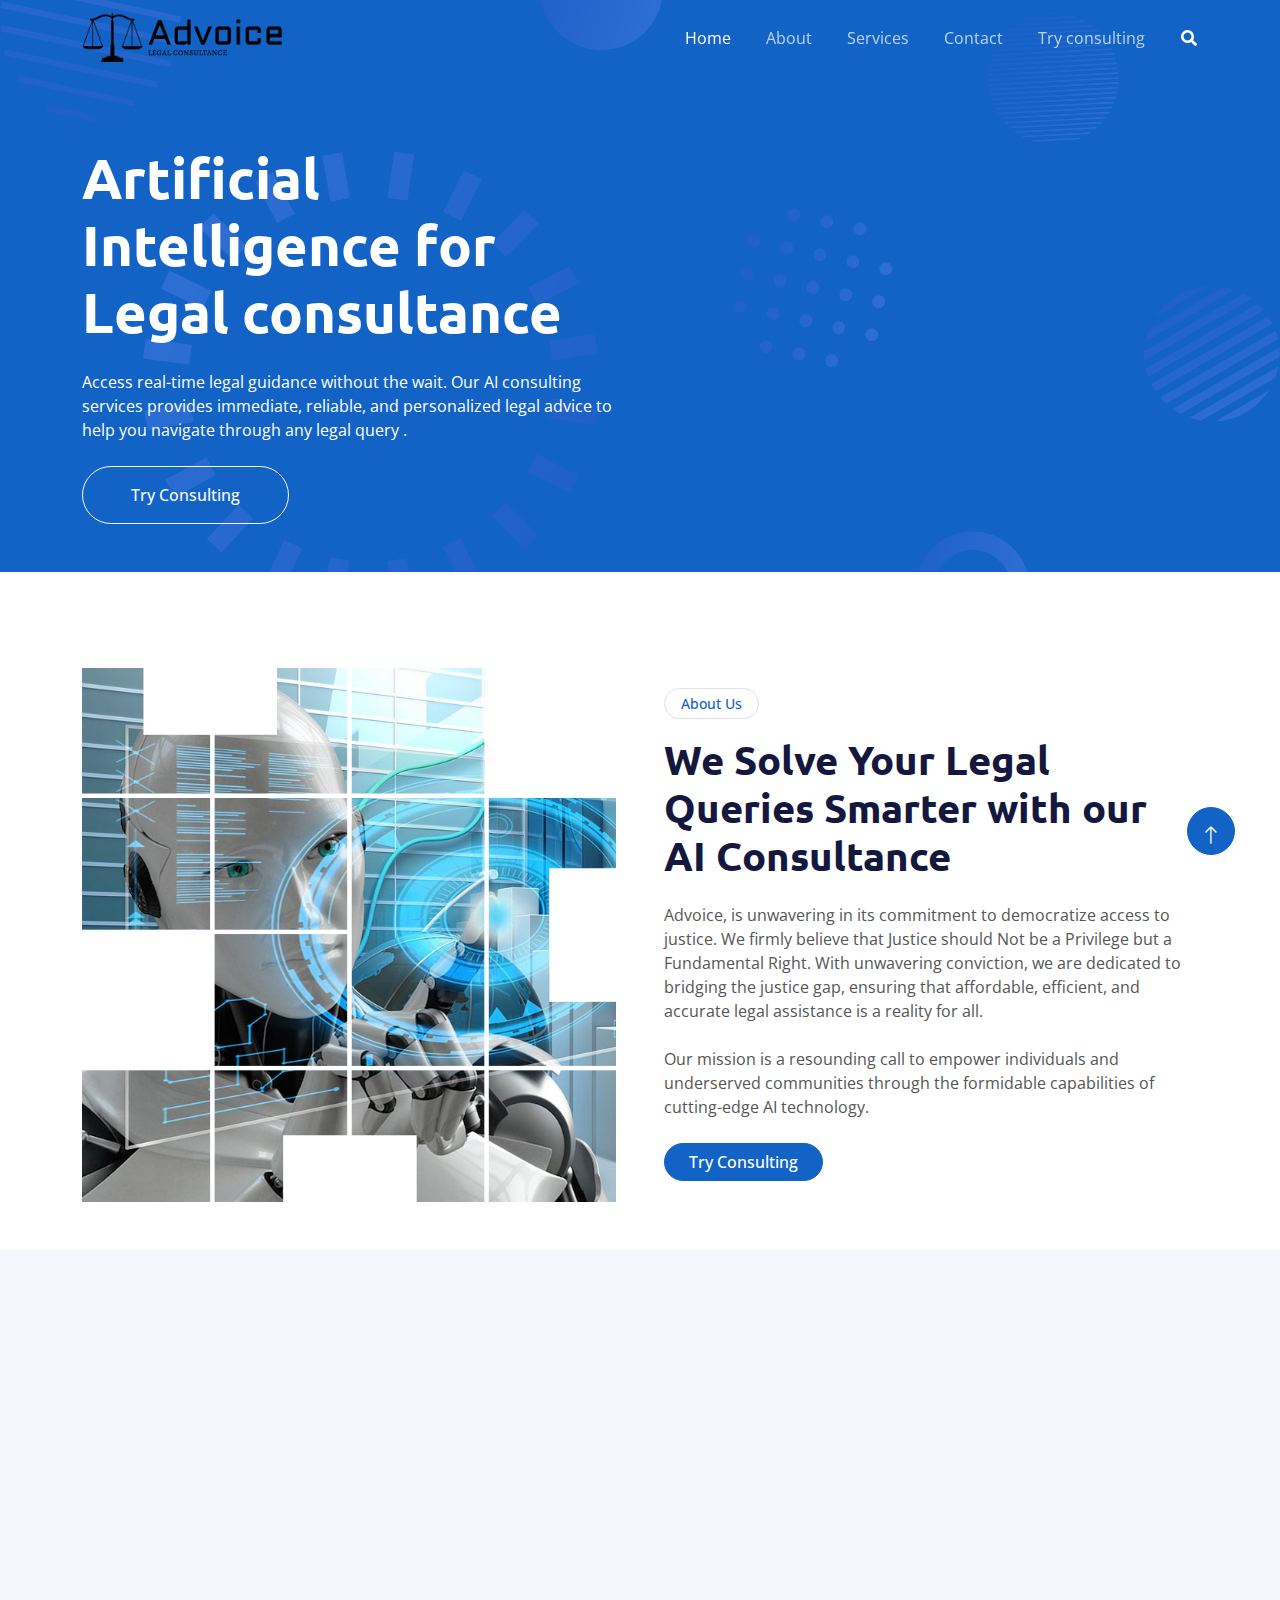
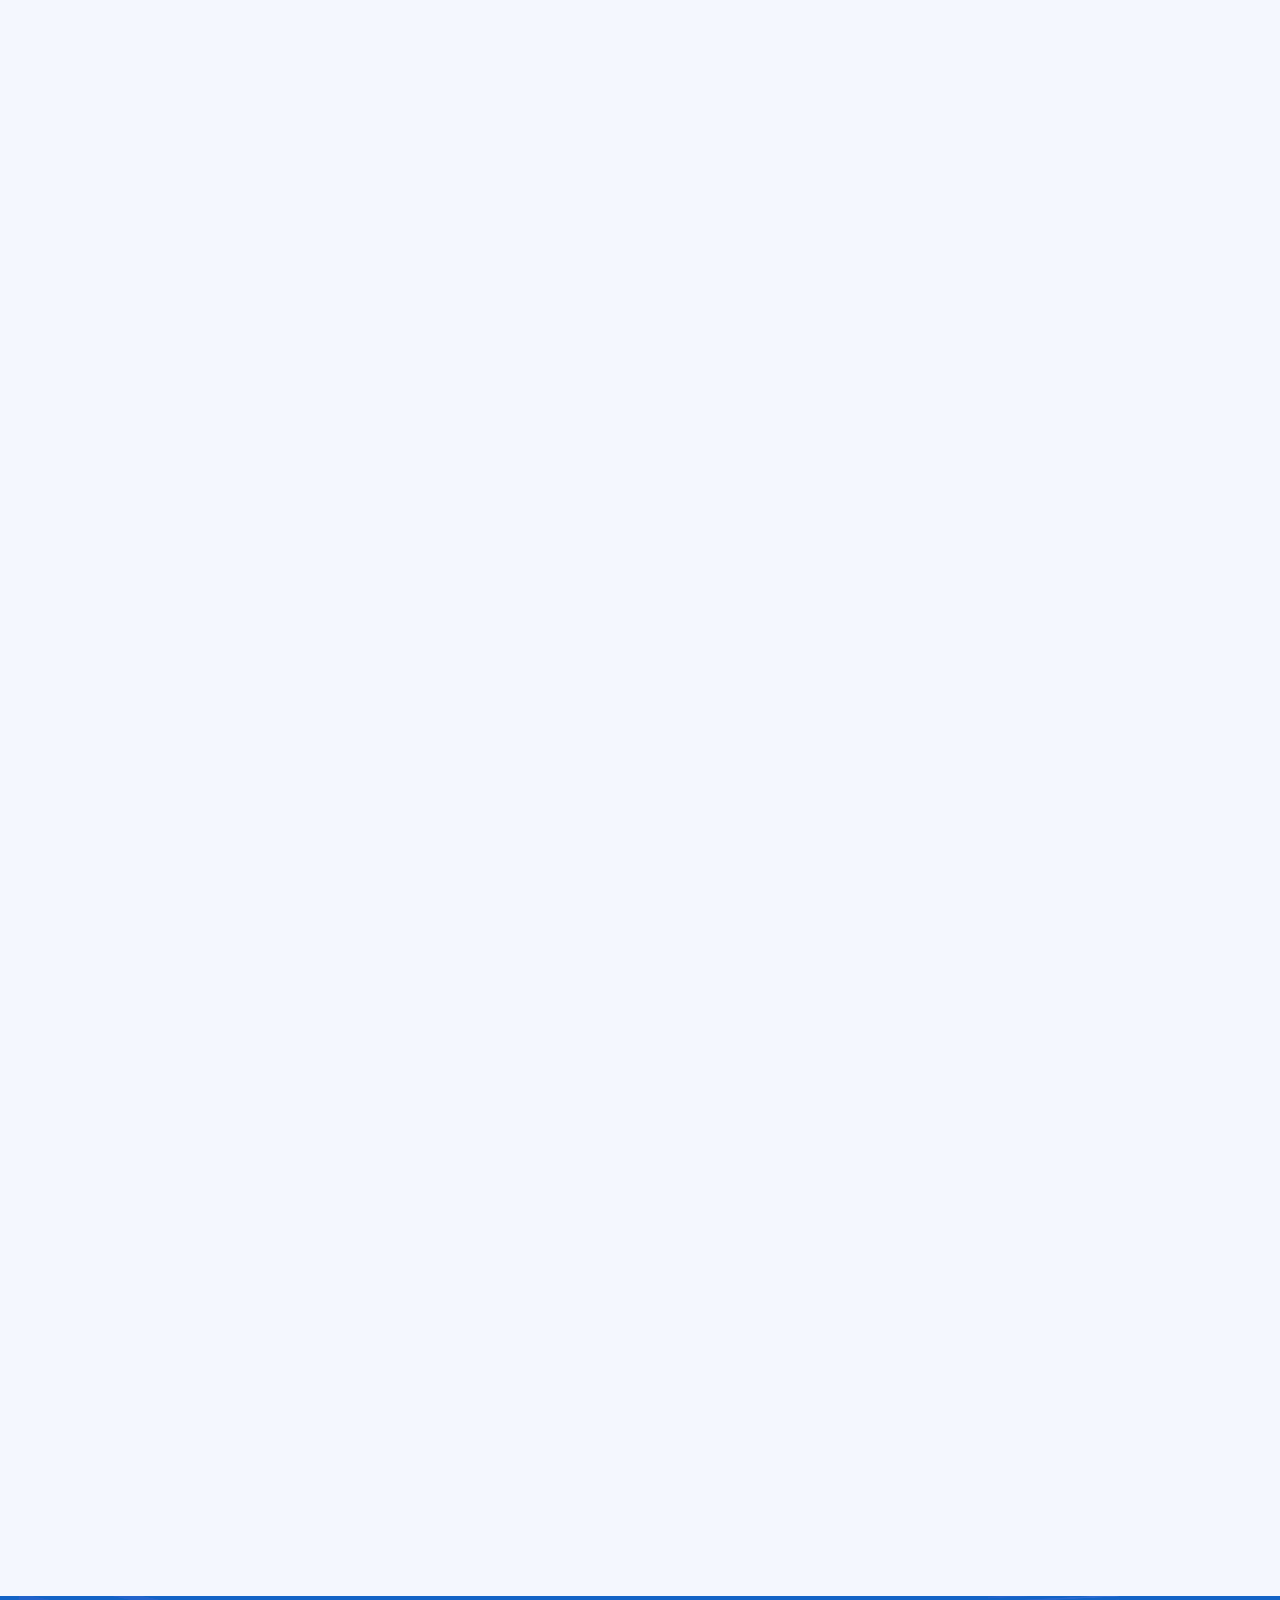
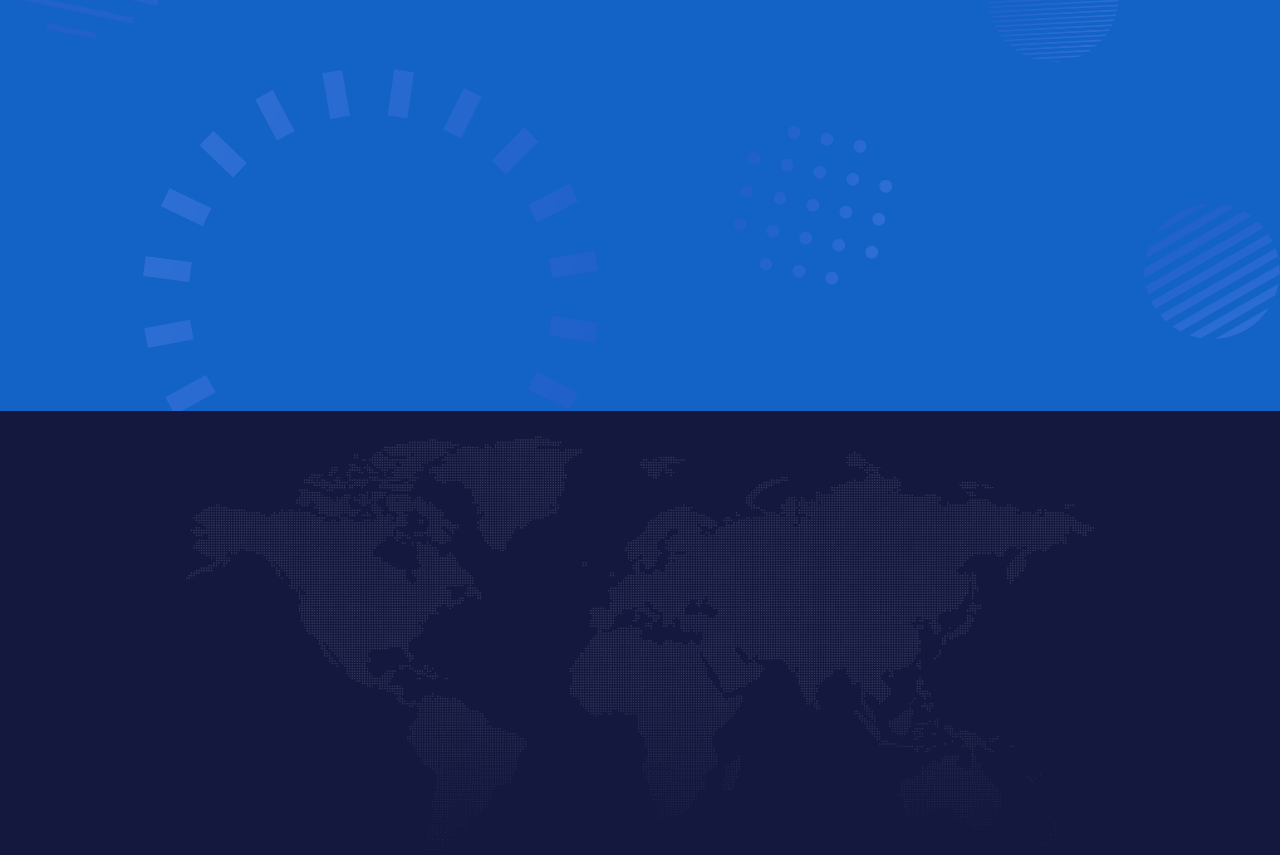
<file: templates/index.html>
<!DOCTYPE html>
<html lang="en">

<head>
    <meta charset="utf-8">
    <title>Advo-ice</title>
    <meta content="width=device-width, initial-scale=1.0" name="viewport">
    <meta content="" name="keywords">
    <meta content="" name="description">

    <!-- Favicon -->
    <link href="img/favicon.ico" rel="icon">

    <!-- Google Web Fonts -->
    <link rel="preconnect" href="https://fonts.googleapis.com">
    <link rel="preconnect" href="https://fonts.gstatic.com" crossorigin>
    <link href="https://fonts.googleapis.com/css2?family=Open+Sans:wght@400;600&family=Ubuntu:wght@500;700&display=swap"
        rel="stylesheet">

    <!-- Icon Font Stylesheet -->
    <link href="https://cdnjs.cloudflare.com/ajax/libs/font-awesome/5.10.0/css/all.min.css" rel="stylesheet">
    <link href="https://cdn.jsdelivr.net/npm/bootstrap-icons@1.4.1/font/bootstrap-icons.css" rel="stylesheet">

    <!-- Libraries Stylesheet -->
    <link href="../static/lib/animate/animate.css" rel="stylesheet">
    <link href="../static/lib/owlcarousel/assets/owl.carousel.min.css" rel="stylesheet">

    <!-- Customized Bootstrap Stylesheet -->
    <link href="../static/css/bootstrap.min.css" rel="stylesheet">

    <!-- Template Stylesheet -->
    <link href="../static/css/style.css" rel="stylesheet">
</head>

<body>
    <!-- Spinner Start -->
    <div id="spinner"
        class="show bg-white position-fixed translate-middle w-100 vh-100 top-50 start-50 d-flex align-items-center justify-content-center">
        <div class="spinner-grow text-primary" style="width: 3rem; height: 3rem;" role="status">
            <span class="sr-only">Loading...</span>
        </div>
    </div>
    <!-- Spinner End -->


    <!-- Navbar Start -->
    <div class="container-fluid sticky-top">
        <div class="container">
            <nav class="navbar navbar-expand-lg navbar-dark p-0">
                <a href="/" class="navbar-brand">
                    <!-- <h1 class="text-white">Advo<span class="text-dark"></span>Ice</h1> -->
                    <img src="../static/img/logo3.png" alt="" width="200px">
                </a>
                <button type="button" class="navbar-toggler ms-auto me-0" data-bs-toggle="collapse"
                    data-bs-target="#navbarCollapse">
                    <span class="navbar-toggler-icon"></span>
                </button>
                <div class="collapse navbar-collapse" id="navbarCollapse">
                    <div class="navbar-nav ms-auto">
                        <a href="/" class="nav-item nav-link active">Home</a>
                        <a href="/about" class="nav-item nav-link">About</a>
                        <a href="/service" class="nav-item nav-link">Services</a>
                        <a href="/contact" class="nav-item nav-link">Contact</a>
                        <a href="/try consulting" class="nav-item nav-link">Try consulting</a>
                    </div>
                    <butaton type="button" class="btn text-white p-0 d-none d-lg-block" data-bs-toggle="modal"
                        data-bs-target="#searchModal"><i class="fa fa-search"></i></butaton>
                </div>
            </nav>
        </div>
    </div>
    <!-- Navbar End -->


    <!-- Hero Start -->
    <div class="container-fluid pt-5 bg-primary hero-header mb-5">
        <div class="container pt-5">
            <div class="row g-5 pt-5">
                <div class="col-lg-6 align-self-center text-center text-lg-start mb-lg-5">
                    <h1 class="display-4 text-white mb-4 animated slideInRight">Artificial Intelligence for Legal consultance</h1>
                    <p class="text-white mb-4 animated slideInRight">Access real-time legal guidance without the wait. Our AI consulting services provides immediate, reliable, and personalized legal advice to help you navigate through any legal query .</p>
                    <a href="/try consulting" class="btn btn-outline-light py-sm-3 px-sm-5 rounded-pill animated slideInRight">Try Consulting</a>
                </div>
                <div class="col-lg-6 align-self-end text-center text-lg-end">
                    <!-- <img class="img-fluid" src="img/hero-img.png" alt=""> -->
                </div>
            </div>
        </div>
    </div>
    <!-- Hero End -->


    <!-- Full Screen Search Start -->
    <div class="modal fade" id="searchModal" tabindex="-1">
        <div class="modal-dialog modal-fullscreen">
            <div class="modal-content" style="background: rgba(20, 24, 62, 0.7);">
                <div class="modal-header border-0">
                    <button type="button" class="btn btn-square bg-white btn-close" data-bs-dismiss="modal"
                        aria-label="Close"></button>
                </div>
                <div class="modal-body d-flex align-items-center justify-content-center">
                    <div class="input-group" style="max-width: 600px;">
                        <input type="text" class="form-control bg-transparent border-light p-3"
                            placeholder="Type search keyword">
                        <button class="btn btn-light px-4"><i class="bi bi-search"></i></button>
                    </div>
                </div>
            </div>
        </div>
    </div>
    <!-- Full Screen Search End -->


    <!-- About Start -->
    <div class="container-fluid py-5">
        <div class="container">
            <div class="row g-5 align-items-center">
                <div class="col-lg-6 wow fadeIn" data-wow-delay="0.1s">
                    <div class="about-img">
                        <img class="img-fluid" src="../static/img/about-img.jpg">
                    </div>
                </div>
                <div class="col-lg-6 wow fadeIn" data-wow-delay="0.5s">
                    <div class="btn btn-sm border rounded-pill text-primary px-3 mb-3">About Us</div>
                    <h1 class="mb-4">We Solve Your Legal Queries Smarter with our AI Consultance</h1>
                    <p class="mb-4">Advoice, is unwavering in its commitment to democratize access to justice.
                        We firmly believe that Justice should Not be a Privilege but a Fundamental Right.
                        With unwavering conviction, we are dedicated to bridging the justice gap, ensuring that affordable, efficient, and accurate legal assistance is a reality for all.</p>
                    <p class="mb-4"> Our mission is a resounding call to empower individuals and underserved communities through the formidable capabilities of cutting-edge AI technology.

                    </p>
                    <div class="d-flex align-items-center mt-4">
                        <a class="btn btn-primary rounded-pill px-4 me-3" href="/try consulting">Try Consulting</a>
                    </div>
                </div>
            </div>
        </div>
    </div>
    <!-- About End -->


    <!-- Service Start -->
    <div class="container-fluid bg-light py-5">
        <div class="container py-5">
            <div class="row g-5 align-items-center">
                <div class="col-lg-5 wow fadeIn" data-wow-delay="0.1s">
                    <div class="btn btn-sm border rounded-pill text-primary px-3 mb-3">Our Services</div>
                    <h1 class="mb-4">Our Excellent AI Solutions Legal Consultance</h1>
                    <p class="mb-4">Sharpen your legal skills and strategy with our cutting-edge Legal feature. 
                        Whether you're an attorney preparing for a case, a law student honing your advocacy, or a business professional seeking insight into litigation, our AI provides a realistic and invaluable trial simulation experience. Step into the courtroom, present your case,
                        and receive feedback and analysis to fine-tune your legal prowess</p>
                </div>
                <div class="col-lg-7">
                    <div class="row g-4">
                        <div class="col-md-6">
                            <div class="row g-4">
                                <div class="col-12 wow fadeIn" data-wow-delay="0.1s">
                                    <div class="service-item d-flex flex-column justify-content-center text-center rounded">
                                        <div class="service-icon btn-square">
                                            <i class="fa fa-home fa-2x"></i>
                                        </div>
                                        <h5 class="mb-3">Legal Database</h5>
                                        <p>Navigate the complexities of law with ease. Our AI platform offers instantaneous, reliable answers to your legal questions, ensuring you're always informed and prepared.</p>
                                        <a class="btn px-3 mt-auto mx-auto" href="">Read More</a>
                                    </div>
                                </div>
                                <div class="col-12 wow fadeIn" data-wow-delay="0.5s">
                                    <div class="service-item d-flex flex-column justify-content-center text-center rounded">
                                        <div class="service-icon btn-square">
                                            <i class="fa fa-home fa-2x"></i>
                                        </div>
                                        <h5 class="mb-3">Legal Document</h5>
                                        <p>
                                            Simplify your legal drafting process with our AI model. Experience the future of legal documentation, where precision meets efficiency.
                                        </p>
                                        <a class="btn px-3 mt-auto mx-auto" href="">Read More</a>
                                    </div>
                                </div>
                            </div>
                        </div>
                        <div class="col-md-6 pt-md-4">
                            <div class="row g-4">
                                <div class="col-12 wow fadeIn" data-wow-delay="0.3s">
                                    <div class="service-item d-flex flex-column justify-content-center text-center rounded">
                                        <div class="service-icon btn-square">
                                            <i class="fa fa-home fa-2x"></i>
                                        </div>
                                        <h5 class="mb-3">Legal Consultancy</h5>
                                        <p>
                                            Access real-time legal guidance without the wait. Our AI model provides immediate, reliable, and personalized legal advice to help you navigate through any legal query or dilemma.
                                        </p>
                                        <a class="btn px-3 mt-auto mx-auto" href="">Read More</a>
                                    </div>
                                </div>
                                <div class="col-12 wow fadeIn" data-wow-delay="0.7s">
                                    <div class="service-item d-flex flex-column justify-content-center text-center rounded">
                                        <div class="service-icon btn-square">
                                            <i class="fa fa-home fa-2x"></i>
                                        </div>
                                        <h5 class="mb-3">Legal Trials</h5>
                                        <p>Sharpen your legal skills and strategy with our cutting-edge Legal feature. Whether you're an attorney preparing for a case, a law student honing your advocacy, 
                                            or a business professional seeking insight into litigation.</p>
                                        <a class="btn px-3 mt-auto mx-auto" href="">Read More</a>
                                    </div>
                                </div>
                            </div>
                        </div>
                    </div>
                </div>
            </div>
        </div>
    </div>

    <!-- Service End -->


    <!-- Case Start -->
    <div class="container-fluid bg-light py-5">
        <div class="container py-5">
            <div class="mx-auto text-center wow fadeIn" data-wow-delay="0.1s" style="max-width: 500px;">
                <div class="btn btn-sm border rounded-pill text-primary px-3 mb-3">Case Study</div>
                <h1 class="mb-4">Explore Our Recent AI Case Studies</h1>
            </div>
            <div class="row g-4">
                <div class="col-lg-4 wow fadeIn" data-wow-delay="0.3s">
                    <div class="case-item position-relative overflow-hidden rounded mb-2">
                        <img class="img-fluid" src="../static/img/project-1.jpg" alt="">
                        <a class="case-overlay text-decoration-none" href="">
                            <small>Robotic Automation</small>
                            <h5 class="lh-base text-white mb-3">Lorem elitr magna stet eirmod labore amet labore clita
                            </h5>
                            <span class="btn btn-square btn-primary"><i class="fa fa-arrow-right"></i></span>
                        </a>
                    </div>
                </div>
                <div class="col-lg-4 wow fadeIn" data-wow-delay="0.5s">
                    <div class="case-item position-relative overflow-hidden rounded mb-2">
                        <img class="img-fluid" src="../static/img/project-2.jpg" alt="">
                        <a class="case-overlay text-decoration-none" href="">
                            <small>Machine learning</small>
                            <h5 class="lh-base text-white mb-3">Lorem elitr magna stet eirmod labore amet labore clita
                            </h5>
                            <span class="btn btn-square btn-primary"><i class="fa fa-arrow-right"></i></span>
                        </a>
                    </div>
                </div>
                <div class="col-lg-4 wow fadeIn" data-wow-delay="0.7s">
                    <div class="case-item position-relative overflow-hidden rounded mb-2">
                        <img class="img-fluid" src="../static/img/project-3.jpg" alt="">
                        <a class="case-overlay text-decoration-none" href="">
                            <small>Predictive Analysis</small>
                            <h5 class="lh-base text-white mb-3">Lorem elitr magna stet eirmod labore amet labore clita
                            </h5>
                            <span class="btn btn-square btn-primary"><i class="fa fa-arrow-right"></i></span>
                        </a>
                    </div>
                </div>
            </div>
        </div>
    </div>
    <!-- Case End -->

    <!-- Newsletter Start -->
    <div class="container-fluid bg-primary newsletter py-5">
        <div class="container">
            <div class="row g-5 align-items-center">
                <div class="col-md-5 ps-lg-0 pt-5 pt-md-0 text-start wow fadeIn" data-wow-delay="0.3s">
                    <img class="img-fluid" src="../static/img/newsletter.png" alt="">
                </div>
                <div class="col-md-7 py-5 newsletter-text wow fadeIn" data-wow-delay="0.5s">
                    <div class="btn btn-sm border rounded-pill text-white px-3 mb-3">Newsletter</div>
                    <h1 class="text-white mb-4">Let's subscribe our consulting services</h1>
                    <div class="position-relative w-100 mt-3 mb-2">
                        <input class="form-control border-0 rounded-pill w-100 ps-4 pe-5" type="text"
                            placeholder="Enter Your Email" style="height: 48px;">
                        <button type="button" class="btn shadow-none position-absolute top-0 end-0 mt-1 me-2"><i
                                class="fa fa-paper-plane text-primary fs-4"></i></button>
                    </div>
                </div>
            </div>
        </div>
    </div>
    <!-- Newsletter End -->


    <!-- Footer Start -->
    <div class="container-fluid bg-dark text-white-50 footer pt-5">
        <div class="container py-5">
            <div class="row g-5">
                <div class="col-md-6 col-lg-3 wow fadeIn" data-wow-delay="0.3s">
                    <h5 class="text-white mb-4">Get In Touch</h5>
                    <p><i class="fa fa-map-marker-alt me-3"></i>Noida UP, India</p>
                    <p><i class="fa fa-phone-alt me-3"></i>+012 345 67890</p>
                    <p><i class="fa fa-envelope me-3"></i>contact@inzint.com</p>
                    <div class="d-flex pt-2">
                        <a class="btn btn-outline-light btn-social" href=""><i class="fab fa-twitter"></i></a>
                        <a class="btn btn-outline-light btn-social" href=""><i class="fab fa-facebook-f"></i></a>
                        <a class="btn btn-outline-light btn-social" href=""><i class="fab fa-youtube"></i></a>
                        <a class="btn btn-outline-light btn-social" href=""><i class="fab fa-instagram"></i></a>
                        <a class="btn btn-outline-light btn-social" href="https://www.linkedin.com/company/inzint/mycompany/"><i class="fab fa-linkedin-in"></i></a>
                    </div>
                </div>
                <div class="col-md-6 col-lg-3 wow fadeIn" data-wow-delay="0.5s">
                    <h5 class="text-white mb-4">Popular Link</h5>
                    <a class="btn btn-link" href="">About Us</a>
                    <a class="btn btn-link" href="">Contact Us</a>
                    <a class="btn btn-link" href="">Privacy Policy</a>
                    <a class="btn btn-link" href="">Terms & Condition</a>
                    <a class="btn btn-link" href="">Career</a>
                </div>
                <div class="col-md-6 col-lg-3 wow fadeIn" data-wow-delay="0.7s">
                    <h5 class="text-white mb-4">Our Services</h5>
                    <a class="btn btn-link" href="">Legal Database</a>
                    <a class="btn btn-link" href="">Legal Consultance</a>
                    <a class="btn btn-link" href="">Legal Document</a>
                    <a class="btn btn-link" href="">Legal Trials</a>
                </div>
            </div>
        </div>
        <div class="container wow fadeIn" data-wow-delay="0.1s">
            <div class="copyright">
                <div class="row">
                    <div class="col-md-6 text-center text-md-end">
                        <div class="footer-menu">
                            <a href="">Home</a>
                            <a href="">Cookies</a>
                            <a href="">Help</a>
                            <a href="">FAQs</a>
                        </div>
                    </div>
                </div>
            </div>
        </div>
    </div>
    <!-- Footer End -->


    <!-- Back to Top -->
    <a href="#" class="btn btn-lg btn-primary btn-lg-square back-to-top pt-2"><i class="bi bi-arrow-up"></i></a>


    <!-- JavaScript Libraries -->
    <script src="https://ajax.googleapis.com/ajax/libs/jquery/3.6.1/jquery.min.js"></script>
    <script src="https://cdn.jsdelivr.net/npm/bootstrap@5.0.0/dist/js/bootstrap.bundle.min.js"></script>
    <script src="../static/lib/wow/wow.min.js"></script>
    <script src="../static/lib/easing/easing.min.js"></script>
    <script src="../static/lib/waypoints/waypoints.min.js"></script>
    <script src="../static/lib/counterup/counterup.min.js"></script>
    <script src="../static/lib/owlcarousel/owl.carousel.min.js"></script>


    <!-- Template Javascript -->
    <script src="../static/js/main.js"></script>
</body>

</html>
</file>
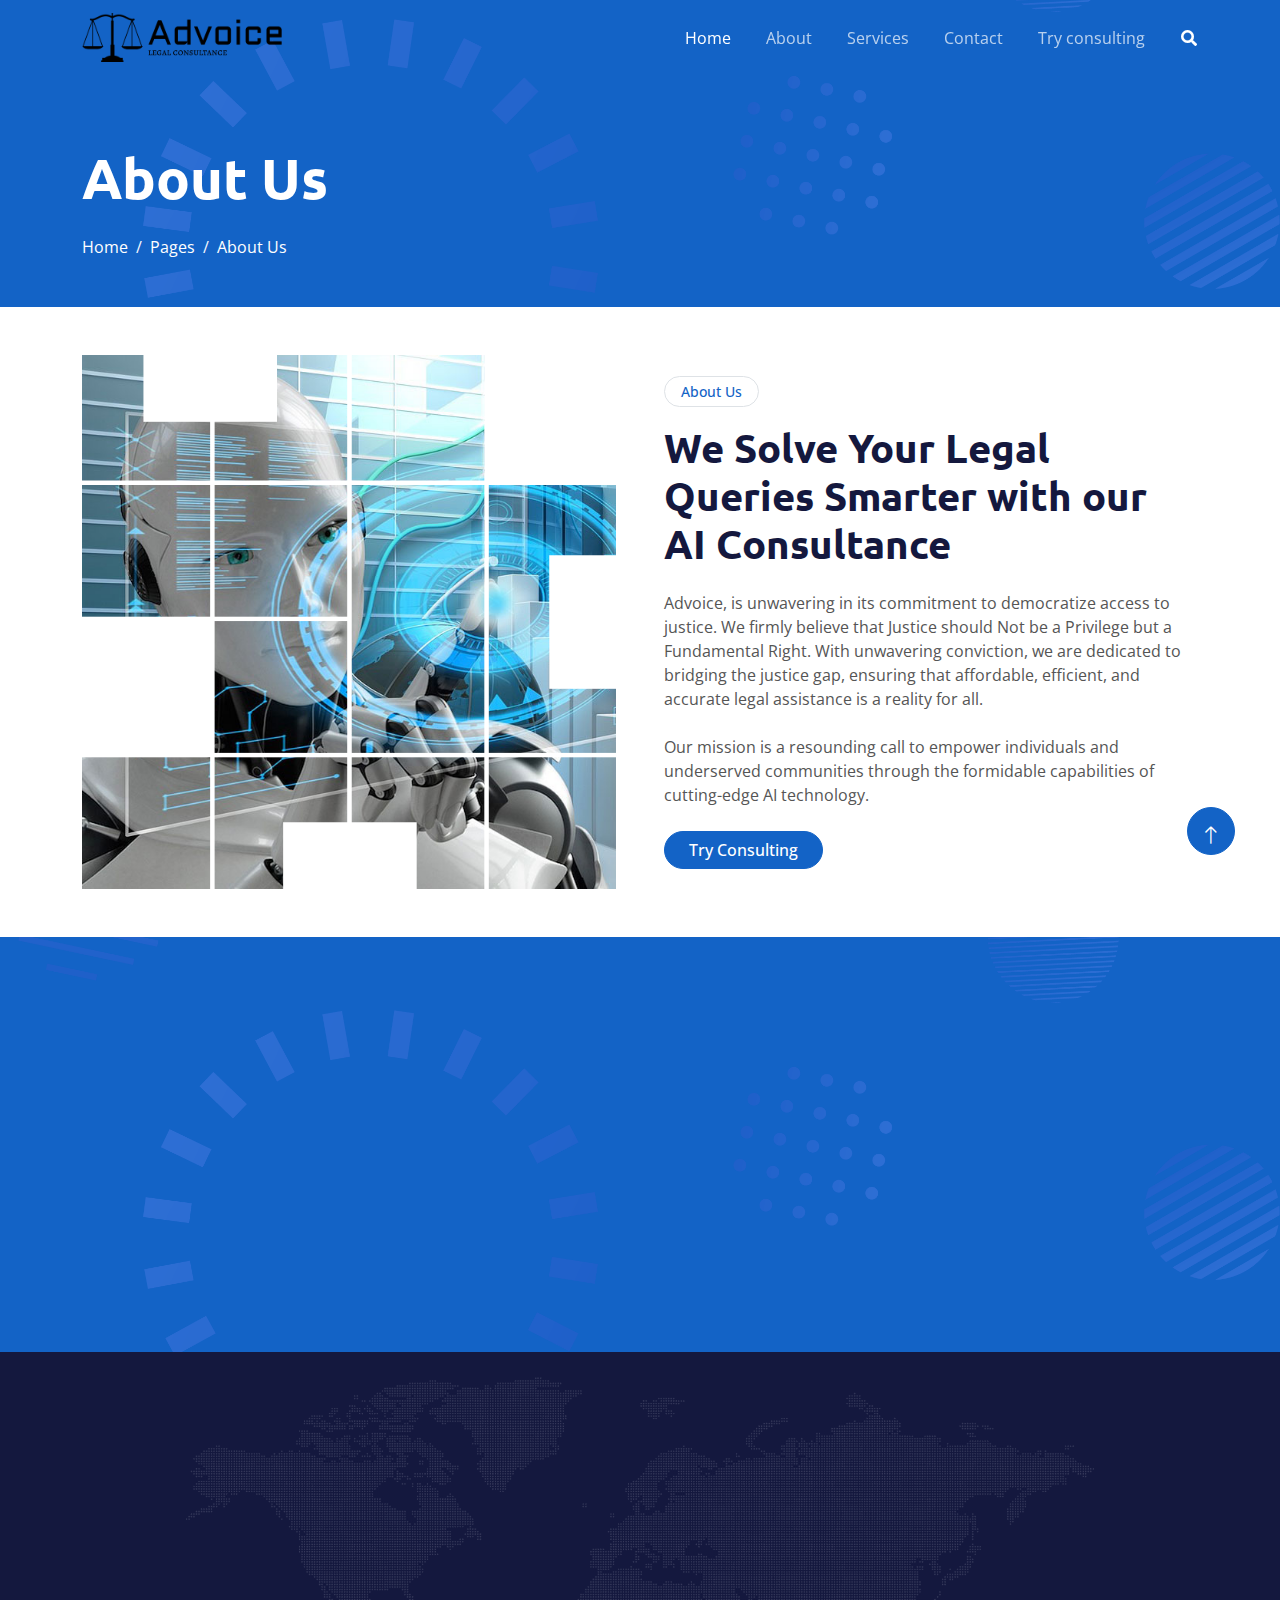
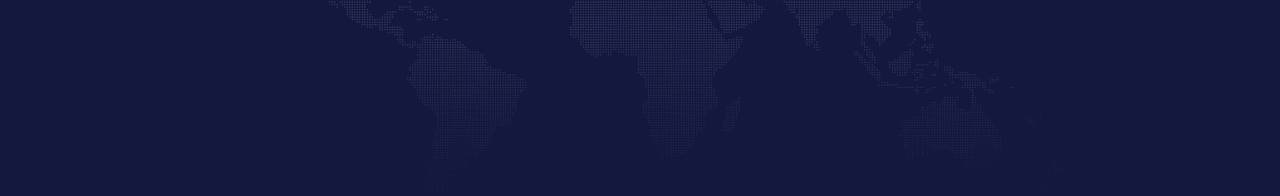
<file: templates/about.html>
<!DOCTYPE html>
<html lang="en">

<head>
    <meta charset="utf-8">
    <title>Advoice</title>
    <meta content="width=device-width, initial-scale=1.0" name="viewport">
    <meta content="" name="keywords">
    <meta content="" name="description">

    <!-- Favicon -->
    <link href="img/favicon.ico" rel="icon">

    <!-- Google Web Fonts -->
    <link rel="preconnect" href="https://fonts.googleapis.com">
    <link rel="preconnect" href="https://fonts.gstatic.com" crossorigin>
    <link href="https://fonts.googleapis.com/css2?family=Open+Sans:wght@400;600&family=Ubuntu:wght@500;700&display=swap"
        rel="stylesheet">

    <!-- Icon Font Stylesheet -->
    <link href="https://cdnjs.cloudflare.com/ajax/libs/font-awesome/5.10.0/css/all.min.css" rel="stylesheet">
    <link href="https://cdn.jsdelivr.net/npm/bootstrap-icons@1.4.1/font/bootstrap-icons.css" rel="stylesheet">

    <!-- Libraries Stylesheet -->
    <link href="../static/lib/animate/animate.min.css" rel="stylesheet">
    <link href="../static/lib/owlcarousel/assets/owl.carousel.min.css" rel="stylesheet">

    <!-- Customized Bootstrap Stylesheet -->
    <link href="../static/css/bootstrap.min.css" rel="stylesheet">

    <!-- Template Stylesheet -->
    <link href="../static/css/style.css" rel="stylesheet">
</head>

<body>
    <!-- Spinner Start -->
    <div id="spinner"
        class="show bg-white position-fixed translate-middle w-100 vh-100 top-50 start-50 d-flex align-items-center justify-content-center">
        <div class="spinner-grow text-primary" style="width: 3rem; height: 3rem;" role="status">
            <span class="sr-only">Loading...</span>
        </div>
    </div>
    <!-- Spinner End -->


    <!-- Navbar Start -->
    <div class="container-fluid sticky-top">
        <div class="container">
            <nav class="navbar navbar-expand-lg navbar-dark p-0">
                <a href="/" class="navbar-brand">
                    <!-- <h1 class="text-white">Advo<span class="text-dark"></span>Ice</h1> -->
                    <img src="../static/img/logo3.png" alt="" width="200px">
                </a>
                <button type="button" class="navbar-toggler ms-auto me-0" data-bs-toggle="collapse"
                    data-bs-target="#navbarCollapse">
                    <span class="navbar-toggler-icon"></span>
                </button>
                <div class="collapse navbar-collapse" id="navbarCollapse">
                    <div class="navbar-nav ms-auto">
                        <a href="/" class="nav-item nav-link active">Home</a>
                        <a href="/about" class="nav-item nav-link">About</a>
                        <a href="/service" class="nav-item nav-link">Services</a>
                        <a href="/contact" class="nav-item nav-link">Contact</a>
                        <a href="/try consulting" class="nav-item nav-link">Try consulting</a>
                    </div>
                    <butaton type="button" class="btn text-white p-0 d-none d-lg-block" data-bs-toggle="modal"
                        data-bs-target="#searchModal"><i class="fa fa-search"></i></butaton>
                </div>
            </nav>
        </div>
    </div>
    <!-- Navbar End -->


    <!-- Hero Start -->
    <div class="container-fluid pt-5 bg-primary hero-header">
        <div class="container pt-5">
            <div class="row g-5 pt-5">
                <div class="col-lg-6 align-self-center text-center text-lg-start mb-lg-5">
                    <h1 class="display-4 text-white mb-4 animated slideInRight">About Us</h1>
                    <nav aria-label="breadcrumb">
                        <ol class="breadcrumb justify-content-center justify-content-lg-start mb-0">
                            <li class="breadcrumb-item"><a class="text-white" href="#">Home</a></li>
                            <li class="breadcrumb-item"><a class="text-white" href="#">Pages</a></li>
                            <li class="breadcrumb-item text-white active" aria-current="page">About Us</li>
                        </ol>
                    </nav>
                </div>
                <div class="col-lg-6 align-self-end text-center text-lg-end">
                    <!-- <img class="img-fluid" src="../static/img/hero-img.jpg" alt="" style="max-height: 300px;"> -->
                </div>
            </div>
        </div>
    </div>
    <!-- Hero End -->


    <!-- Full Screen Search Start -->
    <div class="modal fade" id="searchModal" tabindex="-1">
        <div class="modal-dialog modal-fullscreen">
            <div class="modal-content" style="background: rgba(20, 24, 62, 0.7);">
                <div class="modal-header border-0">
                    <button type="button" class="btn btn-square bg-white btn-close" data-bs-dismiss="modal"
                        aria-label="Close"></button>
                </div>
                <div class="modal-body d-flex align-items-center justify-content-center">
                    <div class="input-group" style="max-width: 600px;">
                        <input type="text" class="form-control bg-transparent border-light p-3"
                            placeholder="Type search keyword">
                        <button class="btn btn-light px-4"><i class="bi bi-search"></i></button>
                    </div>
                </div>
            </div>
        </div>
    </div>
    <!-- Full Screen Search End -->


    <!-- About Start -->
    <div class="container-fluid py-5">
        <div class="container">
            <div class="row g-5 align-items-center">
                <div class="col-lg-6 wow fadeIn" data-wow-delay="0.1s">
                    <div class="about-img">
                        <img class="img-fluid" src="../static/img/about-img.jpg">
                    </div>
                </div>
                <div class="col-lg-6 wow fadeIn" data-wow-delay="0.5s">
                    <div class="btn btn-sm border rounded-pill text-primary px-3 mb-3">About Us</div>
                    <h1 class="mb-4">We Solve Your Legal Queries Smarter with our AI Consultance</h1>
                    <p class="mb-4">Advoice, is unwavering in its commitment to democratize access to justice.
                        We firmly believe that Justice should Not be a Privilege but a Fundamental Right.
                        With unwavering conviction, we are dedicated to bridging the justice gap, ensuring that affordable, efficient, and accurate legal assistance is a reality for all.</p>
                    <p class="mb-4"> Our mission is a resounding call to empower individuals and underserved communities through the formidable capabilities of cutting-edge AI technology.

                    </p>
                    <div class="d-flex align-items-center mt-4">
                        <a class="btn btn-primary rounded-pill px-4 me-3" href="/try consulting">Try Consulting</a>
                    </div>
                </div>
            </div>
        </div>
    </div>
    <!-- About End -->




    <!-- Newsletter Start -->
    <div class="container-fluid bg-primary newsletter py-5">
        <div class="container">
            <div class="row g-5 align-items-center">
                <div class="col-md-5 ps-lg-0 pt-5 pt-md-0 text-start wow fadeIn" data-wow-delay="0.3s">
                    <img class="img-fluid" src="../static/img/newsletter.png" alt="">
                </div>
                <div class="col-md-7 py-5 newsletter-text wow fadeIn" data-wow-delay="0.5s">
                    <div class="btn btn-sm border rounded-pill text-white px-3 mb-3">Newsletter</div>
                    <h1 class="text-white mb-4">Let's subscribe our consulting services</h1>
                    <div class="position-relative w-100 mt-3 mb-2">
                        <input class="form-control border-0 rounded-pill w-100 ps-4 pe-5" type="text"
                            placeholder="Enter Your Email" style="height: 48px;">
                        <button type="button" class="btn shadow-none position-absolute top-0 end-0 mt-1 me-2"><i
                                class="fa fa-paper-plane text-primary fs-4"></i></button>
                    </div>
                </div>
            </div>
        </div>
    </div>
    <!-- Newsletter End -->


    <!-- Footer Start -->
    <div class="container-fluid bg-dark text-white-50 footer pt-5">
        <div class="container py-5">
            <div class="row g-5">
                <div class="col-md-6 col-lg-3 wow fadeIn" data-wow-delay="0.3s">
                    <h5 class="text-white mb-4">Get In Touch</h5>
                    <p><i class="fa fa-map-marker-alt me-3"></i>Noida UP, India</p>
                    <p><i class="fa fa-phone-alt me-3"></i>+012 345 67890</p>
                    <p><i class="fa fa-envelope me-3"></i>contact@inzint.com</p>
                    <div class="d-flex pt-2">
                        <a class="btn btn-outline-light btn-social" href=""><i class="fab fa-twitter"></i></a>
                        <a class="btn btn-outline-light btn-social" href=""><i class="fab fa-facebook-f"></i></a>
                        <a class="btn btn-outline-light btn-social" href=""><i class="fab fa-youtube"></i></a>
                        <a class="btn btn-outline-light btn-social" href=""><i class="fab fa-instagram"></i></a>
                        <a class="btn btn-outline-light btn-social" href=""><i class="fab fa-linkedin-in"></i></a>
                    </div>
                </div>
                <div class="col-md-6 col-lg-3 wow fadeIn" data-wow-delay="0.5s">
                    <h5 class="text-white mb-4">Popular Link</h5>
                    <a class="btn btn-link" href="">About Us</a>
                    <a class="btn btn-link" href="">Contact Us</a>
                    <a class="btn btn-link" href="">Privacy Policy</a>
                    <a class="btn btn-link" href="">Terms & Condition</a>
                    <a class="btn btn-link" href="">Career</a>
                </div>
                <div class="col-md-6 col-lg-3 wow fadeIn" data-wow-delay="0.7s">
                    <h5 class="text-white mb-4">Our Services</h5>
                    <a class="btn btn-link" href="">Legal Database</a>
                    <a class="btn btn-link" href="">Legal Consultance</a>
                    <a class="btn btn-link" href="">Legal Document</a>
                    <a class="btn btn-link" href="">Legal Trials</a>
                </div>
            </div>
        </div>
        <div class="container wow fadeIn" data-wow-delay="0.1s">
            <div class="copyright">
                <div class="row">
                    <div class="col-md-6 text-center text-md-end">
                        <div class="footer-menu">
                            <a href="">Home</a>
                            <a href="">Cookies</a>
                            <a href="">Help</a>
                            <a href="">FAQs</a>
                        </div>
                    </div>
                </div>
            </div>
        </div>
    </div>
    <!-- Footer End -->


    <!-- Back to Top -->
    <a href="#" class="btn btn-lg btn-primary btn-lg-square back-to-top pt-2"><i class="bi bi-arrow-up"></i></a>


    <!-- JavaScript Libraries -->
    <script src="https://ajax.googleapis.com/ajax/libs/jquery/3.6.1/jquery.min.js"></script>
    <script src="https://cdn.jsdelivr.net/npm/bootstrap@5.0.0/dist/js/bootstrap.bundle.min.js"></script>
    <script src="../static/lib/wow/wow.min.js"></script>
    <script src="../static/lib/easing/easing.min.js"></script>
    <script src="../static/lib/waypoints/waypoints.min.js"></script>
    <script src="../static/lib/counterup/counterup.min.js"></script>
    <script src="../static/lib/owlcarousel/owl.carousel.min.js"></script>

    <!-- Template Javascript -->
    <script src="../static/js/main.js"></script>
</body>

</html>
</file>
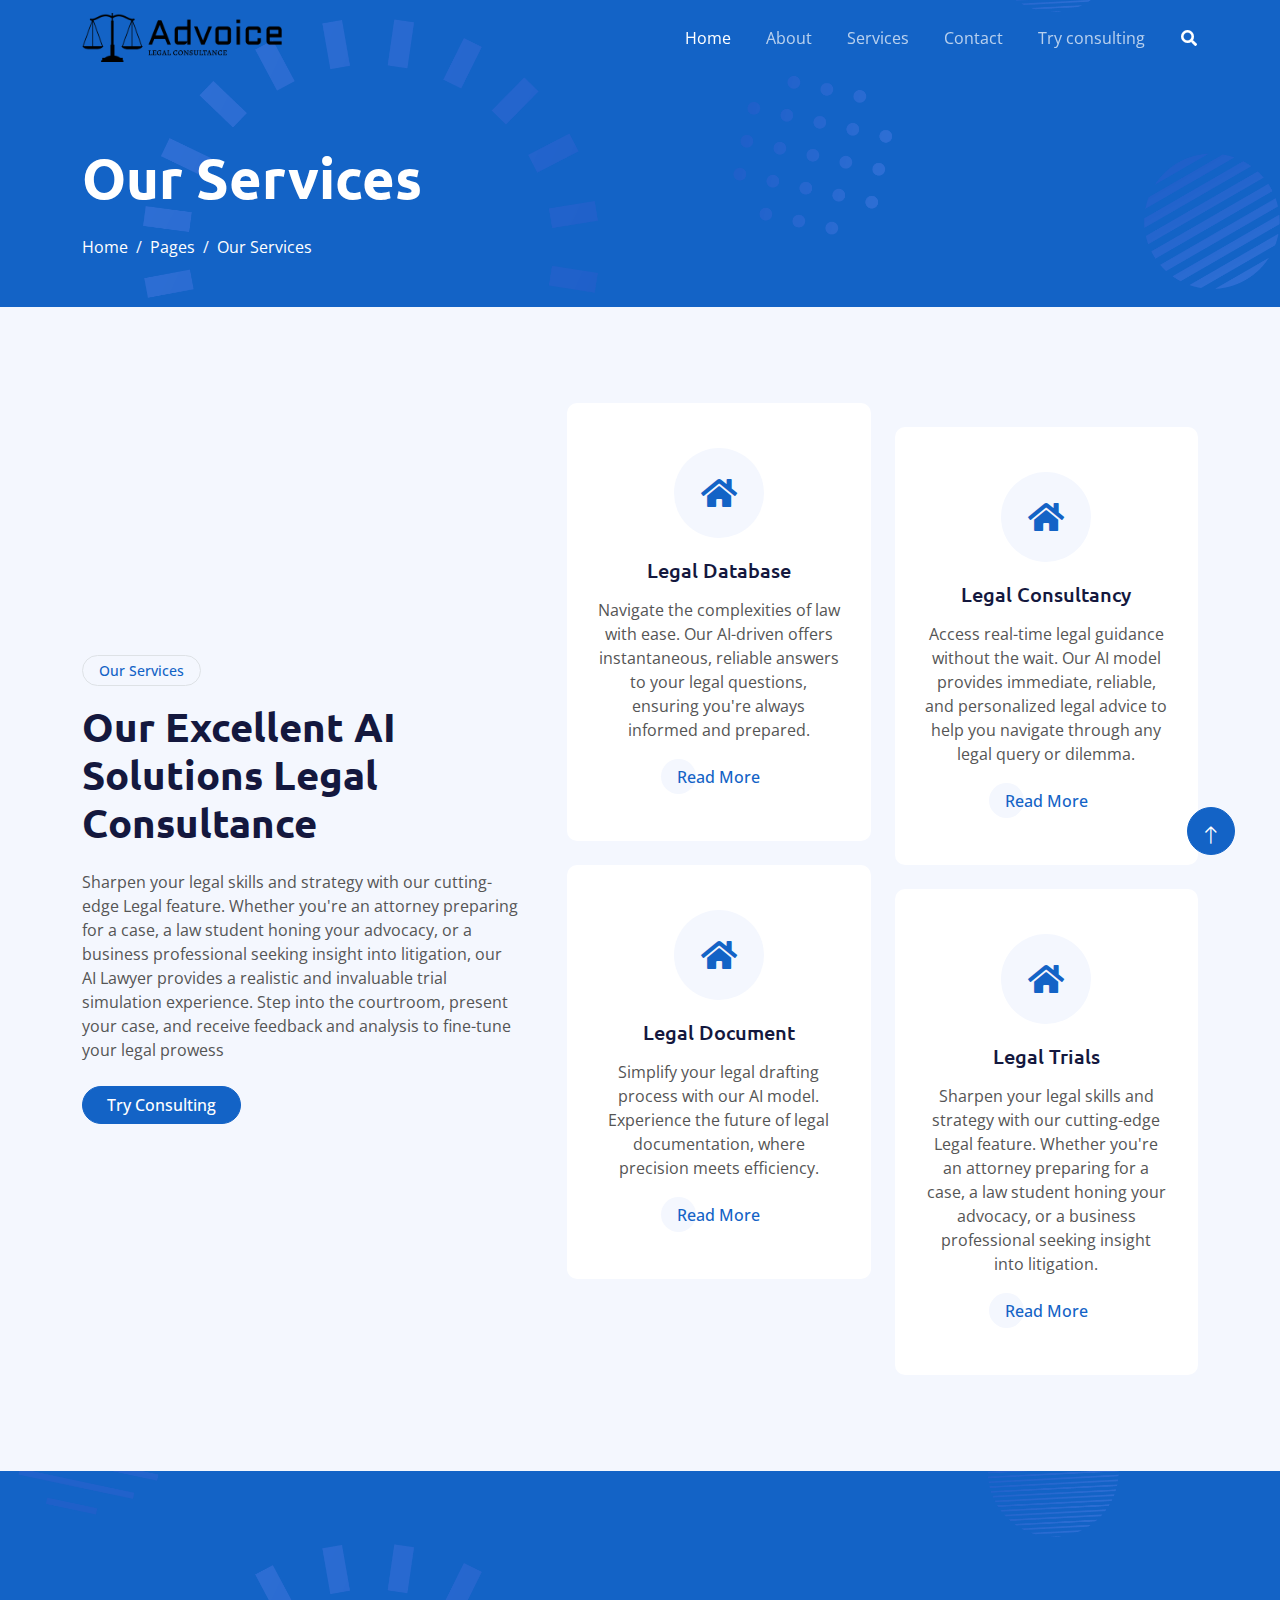
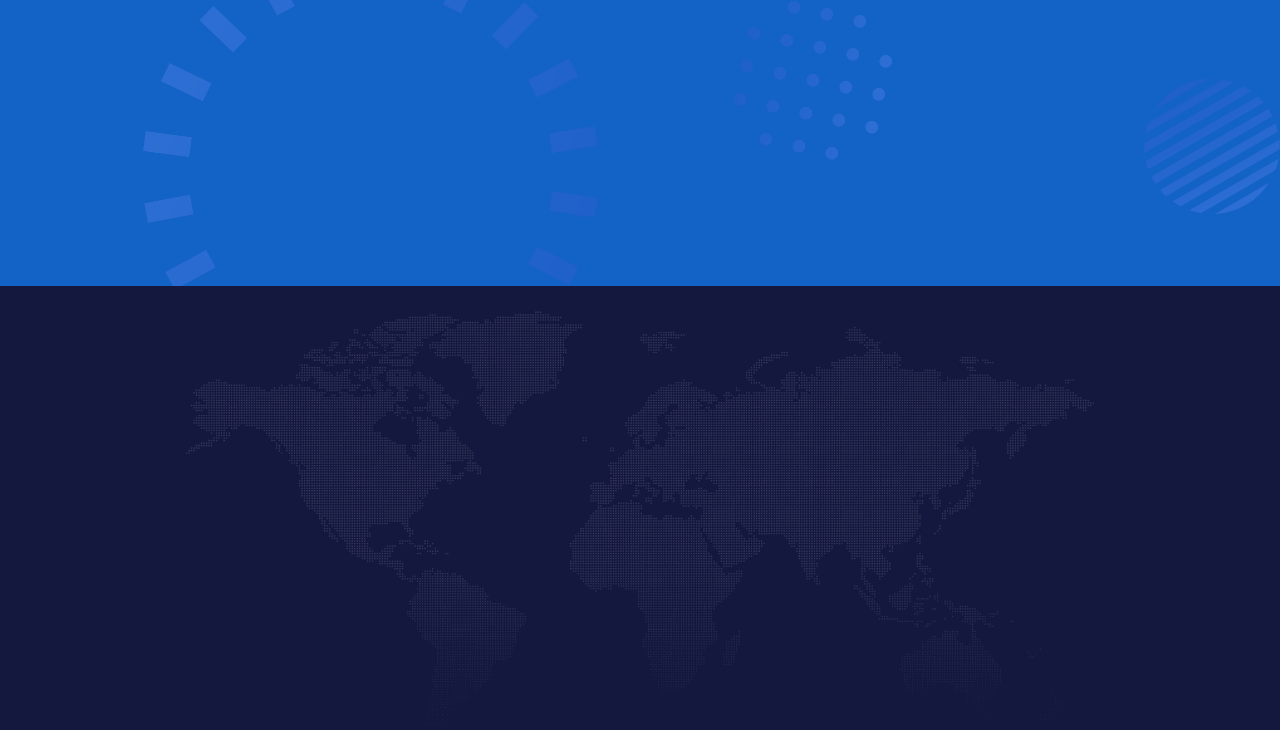
<file: templates/service.html>
<!DOCTYPE html>
<html lang="en">

<head>
    <meta charset="utf-8">
    <title>Advo-ice</title>
    <meta content="width=device-width, initial-scale=1.0" name="viewport">
    <meta content="" name="keywords">
    <meta content="" name="description">

    <!-- Favicon -->
    <link href="img/favicon.ico" rel="icon">

    <!-- Google Web Fonts -->
    <link rel="preconnect" href="https://fonts.googleapis.com">
    <link rel="preconnect" href="https://fonts.gstatic.com" crossorigin>
    <link href="https://fonts.googleapis.com/css2?family=Open+Sans:wght@400;600&family=Ubuntu:wght@500;700&display=swap"
        rel="stylesheet">

    <!-- Icon Font Stylesheet -->
    <link href="https://cdnjs.cloudflare.com/ajax/libs/font-awesome/5.10.0/css/all.min.css" rel="stylesheet">
    <link href="https://cdn.jsdelivr.net/npm/bootstrap-icons@1.4.1/font/bootstrap-icons.css" rel="stylesheet">

    <!-- Libraries Stylesheet -->
    <link href="../static/lib/animate/animate.min.css" rel="stylesheet">
    <link href="../static/lib/owlcarousel/assets/owl.carousel.min.css" rel="stylesheet">

    <!-- Customized Bootstrap Stylesheet -->
    <link href="../static/css/bootstrap.min.css" rel="stylesheet">

    <!-- Template Stylesheet -->
    <link href="../static/css/style.css" rel="stylesheet">
</head>

<body>
    <!-- Spinner Start -->
    <div id="spinner"
        class="show bg-white position-fixed translate-middle w-100 vh-100 top-50 start-50 d-flex align-items-center justify-content-center">
        <div class="spinner-grow text-primary" style="width: 3rem; height: 3rem;" role="status">
            <span class="sr-only">Loading...</span>
        </div>
    </div>
    <!-- Spinner End -->


    <!-- Navbar Start -->
    <div class="container-fluid sticky-top">
        <div class="container">
            <nav class="navbar navbar-expand-lg navbar-dark p-0">
                <a href="/" class="navbar-brand">
                    <!-- <h1 class="text-white">Advo<span class="text-dark"></span>Ice</h1> -->
                    <img src="../static/img/logo3.png" alt="" width="200px">
                </a>
                <button type="button" class="navbar-toggler ms-auto me-0" data-bs-toggle="collapse"
                    data-bs-target="#navbarCollapse">
                    <span class="navbar-toggler-icon"></span>
                </button>
                <div class="collapse navbar-collapse" id="navbarCollapse">
                    <div class="navbar-nav ms-auto">
                        <a href="/" class="nav-item nav-link active">Home</a>
                        <a href="/about" class="nav-item nav-link">About</a>
                        <a href="/service" class="nav-item nav-link">Services</a>
                        <a href="/contact" class="nav-item nav-link">Contact</a>
                        <a href="/try consulting" class="nav-item nav-link">Try consulting</a>
                    </div>
                    <butaton type="button" class="btn text-white p-0 d-none d-lg-block" data-bs-toggle="modal"
                        data-bs-target="#searchModal"><i class="fa fa-search"></i></butaton>
                </div>
            </nav>
        </div>
    </div>
    <!-- Navbar End -->


    <!-- Hero Start -->
    <div class="container-fluid pt-5 bg-primary hero-header">
        <div class="container pt-5">
            <div class="row g-5 pt-5">
                <div class="col-lg-6 align-self-center text-center text-lg-start mb-lg-5">
                    <h1 class="display-4 text-white mb-4 animated slideInRight">Our Services</h1>
                    <nav aria-label="breadcrumb">
                        <ol class="breadcrumb justify-content-center justify-content-lg-start mb-0">
                            <li class="breadcrumb-item"><a class="text-white" href="#">Home</a></li>
                            <li class="breadcrumb-item"><a class="text-white" href="#">Pages</a></li>
                            <li class="breadcrumb-item text-white active" aria-current="page">Our Services</li>
                        </ol>
                    </nav>
                </div>
                <div class="col-lg-6 align-self-end text-center text-lg-end">
                    <!-- <img class="img-fluid" src="img/hero-img.png" alt="" style="max-height: 300px;"> -->
                </div>
            </div>
        </div>
    </div>
    <!-- Hero End -->


    <!-- Full Screen Search Start -->
    <div class="modal fade" id="searchModal" tabindex="-1">
        <div class="modal-dialog modal-fullscreen">
            <div class="modal-content" style="background: rgba(20, 24, 62, 0.7);">
                <div class="modal-header border-0">
                    <button type="button" class="btn btn-square bg-white btn-close" data-bs-dismiss="modal"
                        aria-label="Close"></button>
                </div>
                <div class="modal-body d-flex align-items-center justify-content-center">
                    <div class="input-group" style="max-width: 600px;">
                        <input type="text" class="form-control bg-transparent border-light p-3"
                            placeholder="Type search keyword">
                        <button class="btn btn-light px-4"><i class="bi bi-search"></i></button>
                    </div>
                </div>
            </div>
        </div>
    </div>
    <!-- Full Screen Search End -->


    <!-- Service Start -->
    <div class="container-fluid bg-light py-5">
        <div class="container py-5">
            <div class="row g-5 align-items-center">
                <div class="col-lg-5 wow fadeIn" data-wow-delay="0.1s">
                    <div class="btn btn-sm border rounded-pill text-primary px-3 mb-3">Our Services</div>
                    <h1 class="mb-4">Our Excellent AI Solutions Legal Consultance</h1>
                    <p class="mb-4">Sharpen your legal skills and strategy with our cutting-edge Legal feature. 
                        Whether you're an attorney preparing for a case, a law student honing your advocacy, or a business professional seeking insight into litigation, our AI Lawyer provides a realistic and invaluable trial simulation experience. Step into the courtroom, present your case,
                        and receive feedback and analysis to fine-tune your legal prowess</p>
                        <a class="btn btn-primary rounded-pill px-4 me-3" href="/try consulting">Try Consulting</a>
                </div>
                
                <div class="col-lg-7">
                    <div class="row g-4">
                        <div class="col-md-6">
                            <div class="row g-4">
                                <div class="col-12 wow fadeIn" data-wow-delay="0.1s">
                                    <div class="service-item d-flex flex-column justify-content-center text-center rounded">
                                        <div class="service-icon btn-square">
                                            <i class="fa fa-home fa-2x"></i>
                                        </div>
                                        <h5 class="mb-3">Legal Database</h5>
                                        <p>Navigate the complexities of law with ease. Our AI-driven offers instantaneous, reliable answers to your legal questions, ensuring you're always informed and prepared.</p>
                                        <a class="btn px-3 mt-auto mx-auto" href="">Read More</a>
                                    </div>
                                </div>
                                <div class="col-12 wow fadeIn" data-wow-delay="0.5s">
                                    <div class="service-item d-flex flex-column justify-content-center text-center rounded">
                                        <div class="service-icon btn-square">
                                            <i class="fa fa-home fa-2x"></i>
                                        </div>
                                        <h5 class="mb-3">Legal Document</h5>
                                        <p>
                                            Simplify your legal drafting process with our AI model. Experience the future of legal documentation, where precision meets efficiency.
                                        </p>
                                        <a class="btn px-3 mt-auto mx-auto" href="">Read More</a>
                                    </div>
                                </div>
                            </div>
                        </div>
                        <div class="col-md-6 pt-md-4">
                            <div class="row g-4">
                                <div class="col-12 wow fadeIn" data-wow-delay="0.3s">
                                    <div class="service-item d-flex flex-column justify-content-center text-center rounded">
                                        <div class="service-icon btn-square">
                                            <i class="fa fa-home fa-2x"></i>
                                        </div>
                                        <h5 class="mb-3">Legal Consultancy</h5>
                                        <p>
                                            Access real-time legal guidance without the wait. Our AI model provides immediate, reliable, and personalized legal advice to help you navigate through any legal query or dilemma.
                                        </p>
                                        <a class="btn px-3 mt-auto mx-auto" href="">Read More</a>
                                    </div>
                                </div>
                                <div class="col-12 wow fadeIn" data-wow-delay="0.7s">
                                    <div class="service-item d-flex flex-column justify-content-center text-center rounded">
                                        <div class="service-icon btn-square">
                                            <i class="fa fa-home fa-2x"></i>
                                        </div>
                                        <h5 class="mb-3">Legal Trials</h5>
                                        <p>Sharpen your legal skills and strategy with our cutting-edge Legal feature. Whether you're an attorney preparing for a case, a law student honing your advocacy, 
                                            or a business professional seeking insight into litigation.</p>
                                        <a class="btn px-3 mt-auto mx-auto" href="">Read More</a>
                                    </div>
                                </div>
                            </div>
                        </div>
                    </div>
                </div>
            </div>
        </div>
    </div>
    <!-- Service End -->


    <!-- Newsletter Start -->
    <div class="container-fluid bg-primary newsletter py-5">
        <div class="container">
            <div class="row g-5 align-items-center">
                <div class="col-md-5 ps-lg-0 pt-5 pt-md-0 text-start wow fadeIn" data-wow-delay="0.3s">
                    <img class="img-fluid" src="../static/img/newsletter.png" alt="">
                </div>
                <div class="col-md-7 py-5 newsletter-text wow fadeIn" data-wow-delay="0.5s">
                    <div class="btn btn-sm border rounded-pill text-white px-3 mb-3">Newsletter</div>
                    <h1 class="text-white mb-4">Let's subscribe our consulting services</h1>
                    <div class="position-relative w-100 mt-3 mb-2">
                        <input class="form-control border-0 rounded-pill w-100 ps-4 pe-5" type="text"
                            placeholder="Enter Your Email" style="height: 48px;">
                        <button type="button" class="btn shadow-none position-absolute top-0 end-0 mt-1 me-2"><i
                                class="fa fa-paper-plane text-primary fs-4"></i></button>
                    </div>
                </div>
            </div>
        </div>
    </div>
    <!-- Newsletter End -->


    <!-- Footer Start -->
    <div class="container-fluid bg-dark text-white-50 footer pt-5">
        <div class="container py-5">
            <div class="row g-5">
                <div class="col-md-6 col-lg-3 wow fadeIn" data-wow-delay="0.3s">
                    <h5 class="text-white mb-4">Get In Touch</h5>
                    <p><i class="fa fa-map-marker-alt me-3"></i>Noida UP, India</p>
                    <p><i class="fa fa-phone-alt me-3"></i>+012 345 67890</p>
                    <p><i class="fa fa-envelope me-3"></i>contact@inzint.com</p>
                    <div class="d-flex pt-2">
                        <a class="btn btn-outline-light btn-social" href=""><i class="fab fa-twitter"></i></a>
                        <a class="btn btn-outline-light btn-social" href=""><i class="fab fa-facebook-f"></i></a>
                        <a class="btn btn-outline-light btn-social" href=""><i class="fab fa-youtube"></i></a>
                        <a class="btn btn-outline-light btn-social" href=""><i class="fab fa-instagram"></i></a>
                        <a class="btn btn-outline-light btn-social" href=""><i class="fab fa-linkedin-in"></i></a>
                    </div>
                </div>
                <div class="col-md-6 col-lg-3 wow fadeIn" data-wow-delay="0.5s">
                    <h5 class="text-white mb-4">Popular Link</h5>
                    <a class="btn btn-link" href="">About Us</a>
                    <a class="btn btn-link" href="">Contact Us</a>
                    <a class="btn btn-link" href="">Privacy Policy</a>
                    <a class="btn btn-link" href="">Terms & Condition</a>
                    <a class="btn btn-link" href="">Career</a>
                </div>
                <div class="col-md-6 col-lg-3 wow fadeIn" data-wow-delay="0.7s">
                    <h5 class="text-white mb-4">Our Services</h5>
                    <a class="btn btn-link" href="">Legal Database</a>
                    <a class="btn btn-link" href="">Legal Consultance</a>
                    <a class="btn btn-link" href="">Legal Document</a>
                    <a class="btn btn-link" href="">Legal Trials</a>
                </div>
            </div>
        </div>
        <div class="container wow fadeIn" data-wow-delay="0.1s">
            <div class="copyright">
                <div class="row">
                    <div class="col-md-6 text-center text-md-end">
                        <div class="footer-menu">
                            <a href="">Home</a>
                            <a href="">Cookies</a>
                            <a href="">Help</a>
                            <a href="">FAQs</a>
                        </div>
                    </div>
                </div>
            </div>
        </div>
    </div>
    <!-- Footer End -->


    <!-- Back to Top -->
    <a href="#" class="btn btn-lg btn-primary btn-lg-square back-to-top pt-2"><i class="bi bi-arrow-up"></i></a>


    <!-- JavaScript Libraries -->
    <script src="https://ajax.googleapis.com/ajax/libs/jquery/3.6.1/jquery.min.js"></script>
    <script src="https://cdn.jsdelivr.net/npm/bootstrap@5.0.0/dist/js/bootstrap.bundle.min.js"></script>
    <script src="../static/lib/wow/wow.min.js"></script>
    <script src="../static/lib/easing/easing.min.js"></script>
    <script src="../static/lib/waypoints/waypoints.min.js"></script>
    <script src="../static/lib/counterup/counterup.min.js"></script>
    <script src="../static/lib/owlcarousel/owl.carousel.min.js"></script>

    <!-- Template Javascript -->
    <script src="../static/js/main.js"></script>
</body>

</html>
</file>
<file: static/css/style.css>
/********** Template CSS **********/
:root {
    --primary: #1363C6;
    --secondary: #15ACE1;
    --light: #F4F7FE;
    --dark: #14183E;
}


/*** Spinner ***/
#spinner {
    opacity: 0;
    visibility: hidden;
    transition: opacity .5s ease-out, visibility 0s linear .5s;
    z-index: 99999;
}

#spinner.show {
    transition: opacity .5s ease-out, visibility 0s linear 0s;
    visibility: visible;
    opacity: 1;
}

.back-to-top {
    position: fixed;
    display: none;
    right: 45px;
    bottom: 45px;
    z-index: 99;
}


/*** Heading ***/
h1,
h2,
h3,
.fw-bold {
    font-weight: 700 !important;
}

h4,
h5,
h6,
.fw-medium {
    font-weight: 500 !important;
}


/*** Button ***/
.btn {
    font-weight: 500;
    transition: .5s;
}

.btn-square {
    width: 38px;
    height: 38px;
}

.btn-sm-square {
    width: 32px;
    height: 32px;
}

.btn-lg-square {
    width: 48px;
    height: 48px;
}

.btn-square,
.btn-sm-square,
.btn-lg-square {
    padding: 0;
    display: flex;
    align-items: center;
    justify-content: center;
    font-weight: normal;
    border-radius: 50px;
}


/*** Navbar ***/
.sticky-top {
    top: -150px;
    transition: .5s;
}

.navbar {
    padding: 11px 0 !important;
    height: 75px;
}

.navbar .navbar-nav .nav-link {
    margin-right: 35px;
    padding: 0;
    color: rgba(255, 255, 255, .7);
    outline: none;
}

.navbar .navbar-nav .nav-link:hover,
.navbar .navbar-nav .nav-link.active {
    color: rgba(255, 255, 255, 1);
}

.navbar .dropdown-toggle::after {
    border: none;
    content: "\f107";
    font-family: "Font Awesome 5 Free";
    font-weight: 900;
    vertical-align: middle;
    margin-left: 8px;
}

@media (max-width: 991.98px) {
    .navbar .navbar-nav {
        padding: 0 15px;
        background: var(--primary);
    }

    .navbar .navbar-nav .nav-link  {
        margin-right: 0;
        padding: 10px 0;
    }
}

@media (min-width: 992px) {
    .navbar .nav-item .dropdown-menu {
        display: block;
        border: none;
        margin-top: 0;
        top: 150%;
        opacity: 0;
        visibility: hidden;
        transition: .5s;
    }

    .navbar .nav-item:hover .dropdown-menu {
        top: 100%;
        visibility: visible;
        transition: .5s;
        opacity: 1;
    }
}


/*** Hero Header ***/
.hero-header {
    margin-top: -75px;
    background: url(../img/bg-hero.png) center center no-repeat;
    background-size: cover;
}

.hero-header .breadcrumb-item+.breadcrumb-item::before {
    color: var(--light);
}


/*** Section Title ***/
.section-title::before {
    position: absolute;
    content: "";
    width: 45px;
    height: 4px;
    bottom: 0;
    left: 0;
    background: var(--dark);
}

.section-title::after {
    position: absolute;
    content: "";
    width: 4px;
    height: 4px;
    bottom: 0;
    left: 50px;
    background: var(--dark);
}

.section-title.text-center::before {
    left: 50%;
    margin-left: -25px;
}

.section-title.text-center::after {
    left: 50%;
    margin-left: 25px;
}

.section-title h6::before,
.section-title h6::after {
    position: absolute;
    content: "";
    width: 10px;
    height: 10px;
    top: 2px;
    left: 0;
    background: rgba(33, 66, 177, .5);
}

.section-title h6::after {
    top: 5px;
    left: 3px;
}


/*** About ***/
.about-img {
    position: relative;
    overflow: hidden;
}

.about-img::after {
    position: absolute;
    content: "";
    width: 100%;
    height: 100%;
    top: 0;
    left: 0;
    background: url(../img/bg-about-img.png) top left no-repeat;
    background-size: contain;
}


/*** Service ***/
.service-item {
    position: relative;
    padding: 45px 30px;
    background: #FFFFFF;
    transition: .5s;
}

.service-item:hover {
    background: var(--primary);
}

.service-item .service-icon {
    margin: 0 auto 20px auto;
    width: 90px;
    height: 90px;
    color: var(--primary);
    background: var(--light);
    transition: .5s;
}

.service-item:hover .service-icon {
    background: #FFFFFF;
}

.service-item h5,
.service-item p {
    transition: .5s;
}

.service-item:hover h5,
.service-item:hover p {
    color: #FFFFFF;
}

.service-item a.btn {
    position: relative;
    display: flex;
    color: var(--primary);
    transition: .5s;
    z-index: 1;
}

.service-item:hover a.btn {
    color: var(--primary);
}

.service-item a.btn::before {
    position: absolute;
    content: "";
    width: 35px;
    height: 35px;
    top: 0;
    left: 0;
    border-radius: 35px;
    background: var(--light);
    transition: .5s;
    z-index: -1;
}

.service-item:hover a.btn::before {
    width: 100%;
    background: var(--light);
}


/*** Feature ***/
.feature {
    background: url(../img/bg-hero.png) center center no-repeat;
    background-size: cover;
}


/*** Newsletter ***/
.newsletter {
    background: url(../img/bg-hero.png) center center no-repeat;
    background-size: cover;
}

@media (min-width: 992px) {
    .newsletter .container {
        max-width: 100% !important;
    }

    .newsletter .newsletter-text  {
        padding-right: calc(((100% - 960px) / 2) + .75rem);
    }
}

@media (min-width: 1200px) {
    .newsletter .newsletter-text  {
        padding-right: calc(((100% - 1140px) / 2) + .75rem);
    }
}

@media (min-width: 1400px) {
    .newsletter .newsletter-text  {
        padding-right: calc(((100% - 1320px) / 2) + .75rem);
    }
}


/*** Case Study ***/
.case-item img {
    transition: .5s;
}
  
.case-item:hover img {
    transform: scale(1.2);
}
  
.case-overlay {
    position: absolute;
    padding: 30px;
    width: 100%;
    height: 100%;
    top: 0;
    left: 0;
    display: flex;
    flex-direction: column;
    align-items: flex-start;
    justify-content: flex-end;
    background: linear-gradient(rgba(20, 24, 62, 0), var(--dark));
    z-index: 1;
}

.case-overlay small {
    display: inline-block;
    padding: 3px 15px;
    color: #FFFFFF;
    background: rgba(20, 24, 62, .7);
    border-radius: 25px;
    margin-bottom: 15px;
}

.case-overlay span.btn:hover {
    color: var(--primary);
    background: #FFFFFF;
    border-color: #FFFFFF;
}


/*** FAQs ***/
.accordion .accordion-item {
    border: none;
    margin-bottom: 15px;
}

.accordion .accordion-button {
    background: var(--light);
    border-radius: 2px;
}

.accordion .accordion-button:not(.collapsed) {
    color: #FFFFFF;
    background: var(--primary);
    box-shadow: none;
}

.accordion .accordion-button:not(.collapsed)::after {
    background-image: url("data:image/svg+xml,%3csvg xmlns='http://www.w3.org/2000/svg' viewBox='0 0 16 16' fill='%23fff'%3e%3cpath fill-rule='evenodd' d='M1.646 4.646a.5.5 0 0 1 .708 0L8 10.293l5.646-5.647a.5.5 0 0 1 .708.708l-6 6a.5.5 0 0 1-.708 0l-6-6a.5.5 0 0 1 0-.708z'/%3e%3c/svg%3e");
}

.accordion .accordion-body {
    padding: 15px 0 0 0;
}


/*** Testimonial ***/
.testimonial-carousel {
    position: relative;
}

.testimonial-carousel .owl-nav {
    position: absolute;
    width: 40px;
    height: 100%;
    top: calc(50% - 50px);
    left: -21px;
    display: flex;
    flex-direction: column;
    align-items: center;
}

.testimonial-carousel .owl-nav .owl-prev,
.testimonial-carousel .owl-nav .owl-next {
    margin: 5px 0;
    width: 40px;
    height: 40px;
    display: flex;
    align-items: center;
    justify-content: center;
    color: var(--primary);
    background: #FFFFFF;
    border: 1px solid var(--primary);
    border-radius: 40px;
    font-size: 18px;
    transition: .5s;
}

.testimonial-carousel .owl-nav .owl-prev:hover,
.testimonial-carousel .owl-nav .owl-next:hover {
    background: var(--primary);
    color: #FFFFFF;
}

.testimonial-carousel .owl-dots {
    margin-top: 35px;
    margin-left: 3rem;
}

.testimonial-carousel .owl-dot {
    position: relative;
    display: inline-block;
    margin-right: 10px;
    width: 15px;
    height: 15px;
    background: #FFFFFF;
    border: 1px solid var(--primary);
    border-radius: 15px;
    transition: .5s;
}

.testimonial-carousel .owl-dot.active {
    width: 30px;
    background: var(--primary);
}


/*** Team ***/
.team-item {
    transition: .5s;
    border: 1px solid transparent;
    transition: .5s;
}

.team-item:hover {

    border-color: var(--primary);
}


/*** Footer ***/
.footer {
    background: url(../img/footer.png) center center no-repeat;
    background-size: contain;
}

.footer .btn.btn-social {
    margin-right: 5px;
    width: 40px;
    height: 40px;
    display: flex;
    align-items: center;
    justify-content: center;
    color: rgba(255,255,255,.5);
    border: 1px solid rgba(256, 256, 256, .1);
    border-radius: 40px;
    transition: .3s;
}

.footer .btn.btn-social:hover {
    color: var(--primary);
}

.footer .btn.btn-link {
    display: block;
    margin-bottom: 10px;
    padding: 0;
    text-align: left;
    color: rgba(255,255,255,.5);
    font-weight: normal;
    transition: .3s;
}

.footer .btn.btn-link:hover {
    color: #FFFFFF;
}

.footer .btn.btn-link::before {
    position: relative;
    content: "\f105";
    font-family: "Font Awesome 5 Free";
    font-weight: 900;
    margin-right: 10px;
}

.footer .btn.btn-link:hover {
    letter-spacing: 1px;
    box-shadow: none;
}

.footer .copyright {
    padding: 25px 0;
    font-size: 14px;
    border-top: 1px solid rgba(256, 256, 256, .1);
}

.footer .copyright a {
    color: rgba(255,255,255,.5);
}

.footer .copyright a:hover {
    color: #FFFFFF;
}

.footer .footer-menu a {
    margin-right: 15px;
    padding-right: 15px;
    border-right: 1px solid rgba(255, 255, 255, .1);
}

.footer .footer-menu a:last-child {
    margin-right: 0;
    padding-right: 0;
    border-right: none;
}
</file>
